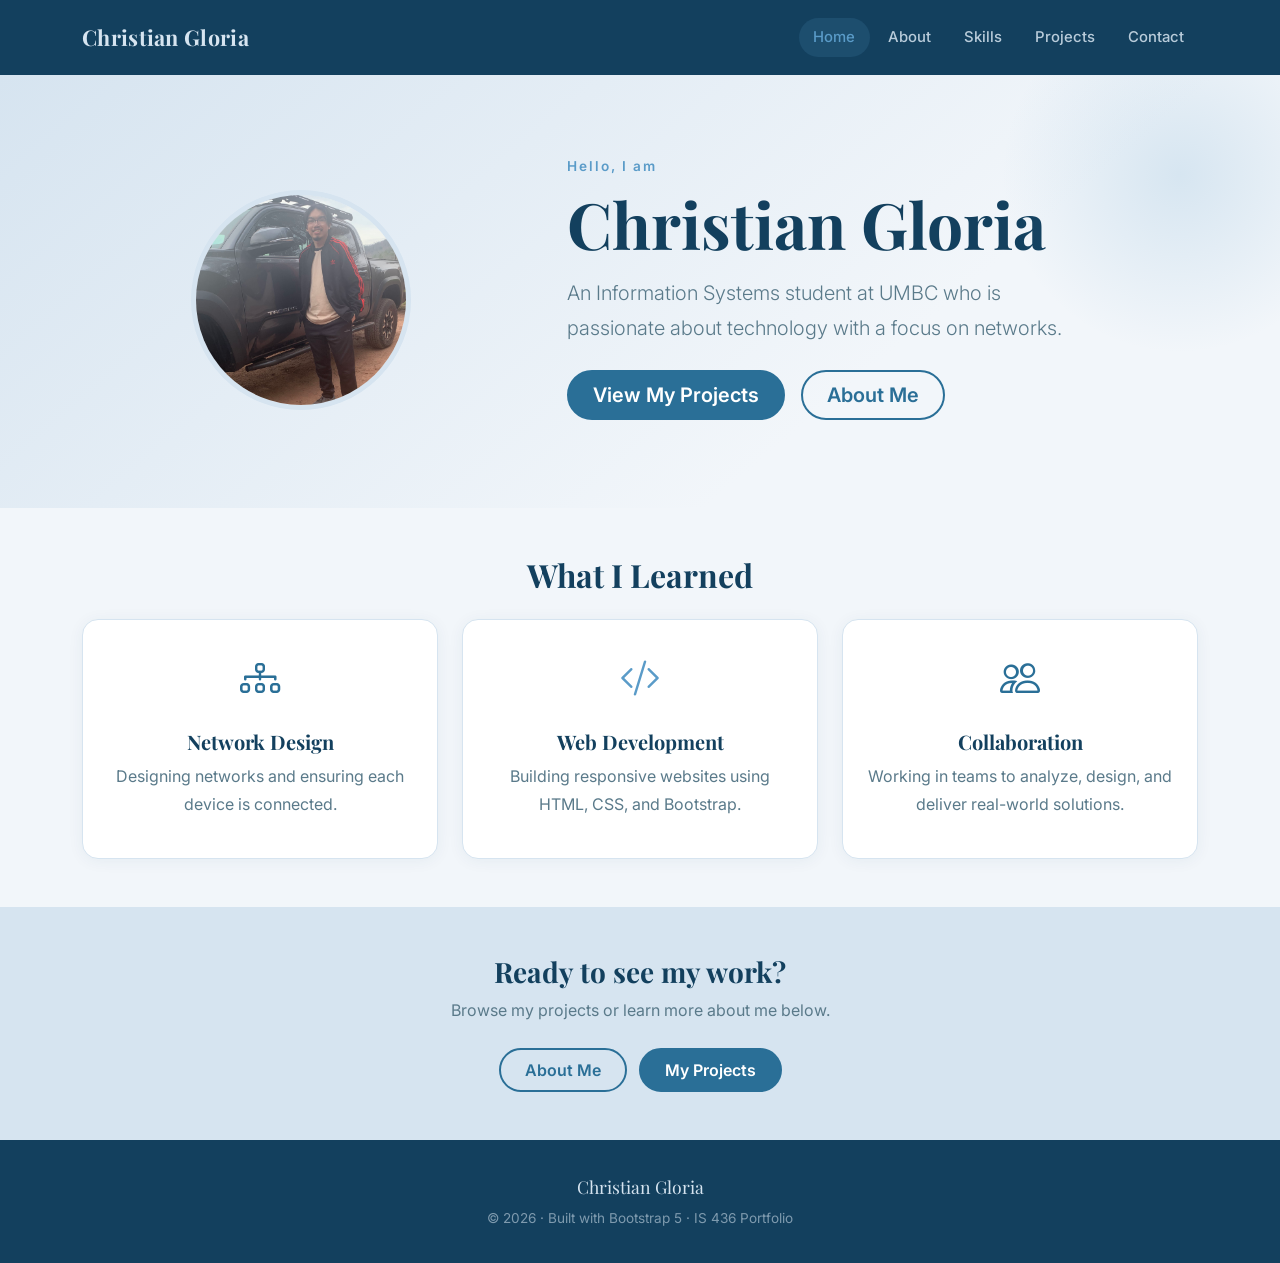
<file: index.html>
<!DOCTYPE html>
<html lang="en">
<head>
  <meta charset="UTF-8" />
  <meta name="viewport" content="width=device-width, initial-scale=1.0" />
  <title>Christian Gloria – Home</title>
  <link href="https://cdn.jsdelivr.net/npm/bootstrap@5.3.3/dist/css/bootstrap.min.css" rel="stylesheet" />
  <link href="https://cdn.jsdelivr.net/npm/bootstrap-icons@1.11.3/font/bootstrap-icons.min.css" rel="stylesheet" />
  <link href="style.css" rel="stylesheet" />
</head>
<body>

  <!-- Navigation -->
  <nav class="navbar navbar-expand-lg navbar-ocean">
    <div class="container">
      <a class="navbar-brand fw-bold" href="index.html">Christian Gloria</a>
      <button class="navbar-toggler" type="button" data-bs-toggle="collapse" data-bs-target="#navMenu">
        <i class="bi bi-list fs-3" style="color: var(--foam);"></i>
      </button>
      <div class="collapse navbar-collapse" id="navMenu">
        <ul class="navbar-nav ms-auto gap-1">
          <li class="nav-item"><a class="nav-link active" href="index.html">Home</a></li>
          <li class="nav-item"><a class="nav-link" href="about.html">About</a></li>
          <li class="nav-item"><a class="nav-link" href="skills.html">Skills</a></li>
          <li class="nav-item"><a class="nav-link" href="projects.html">Projects</a></li>
          <li class="nav-item"><a class="nav-link" href="contact.html">Contact</a></li>
        </ul>
      </div>
    </div>
  </nav>

  <!-- Hero Section -->
  <section class="hero-section">
    <div class="container">
      <div class="row align-items-center g-5">

        <!-- Image column -->
        <div class="col-lg-5 text-center d-none d-lg-block">
          <img src="IMG_6733.jpg" alt="Christian Gloria"
               class="rounded-circle"
               style="width:220px; height:220px; object-fit:cover; border:5px solid var(--foam);">
        </div>

        <!-- Text column -->
        <div class="col-lg-7">
          <p class="text-wave fw-semibold mb-2" style="letter-spacing:2px; font-size:0.85rem;">Hello, I am</p>
          <h1 class="display-3 fw-bold mb-3" style="line-height:1.15;">Christian Gloria</h1>
          <p class="lead text-mist-muted mb-4" style="max-width:520px;">
            An Information Systems student at UMBC who is passionate about technology with a focus on networks.
          </p>
          <div class="d-flex flex-wrap gap-3 mb-4">
            <a href="projects.html" class="btn btn-ocean btn-lg">View My Projects</a>
            <a href="about.html" class="btn btn-outline-ocean btn-lg">About Me</a>
          </div>
        </div>

      </div>
    </div>
  </section>

  <!-- Skills Summary -->
  <section class="py-5 bg-mist">
    <div class="container">
      <h2 class="text-center fw-bold mb-4">What I Learned</h2>
      <div class="row g-4 text-center">

        <div class="col-md-4">
          <div class="card-mist h-100 p-4">
            <i class="bi bi-diagram-3 fs-1 text-ocean"></i>
            <h5 class="fw-bold mt-3 text-deep">Network Design</h5>
            <p class="text-mist-muted">Designing networks and ensuring each device is connected.</p>
          </div>
        </div>

        <div class="col-md-4">
          <div class="card-mist h-100 p-4">
            <i class="bi bi-code-slash fs-1 text-wave"></i>
            <h5 class="fw-bold mt-3 text-deep">Web Development</h5>
            <p class="text-mist-muted">Building responsive websites using HTML, CSS, and Bootstrap.</p>
          </div>
        </div>

        <div class="col-md-4">
          <div class="card-mist h-100 p-4">
            <i class="bi bi-people fs-1 text-ocean"></i>
            <h5 class="fw-bold mt-3 text-deep">Collaboration</h5>
            <p class="text-mist-muted">Working in teams to analyze, design, and deliver real-world solutions.</p>
          </div>
        </div>

      </div>
    </div>
  </section>

  <!-- Call to Action -->
  <section class="py-5 bg-foam">
    <div class="container text-center">
      <h3 class="fw-bold text-deep">Ready to see my work?</h3>
      <p class="text-mist-muted mb-4">Browse my projects or learn more about me below.</p>
      <a href="about.html" class="btn btn-outline-ocean me-2">About Me</a>
      <a href="projects.html" class="btn btn-ocean">My Projects</a>
    </div>
  </section>

  <!-- Footer -->
  <footer class="text-center">
    <div class="container">
      <p class="mb-1" style="font-family:'Playfair Display', serif; font-size:1.1rem;">Christian Gloria</p>
      <p class="mb-0" style="opacity:0.55; font-size:0.85rem;">&copy; 2026 · Built with Bootstrap 5 · IS 436 Portfolio</p>
    </div>
  </footer>

  <script src="https://cdn.jsdelivr.net/npm/bootstrap@5.3.3/dist/js/bootstrap.bundle.min.js"></script>
</body>
</html>
</file>
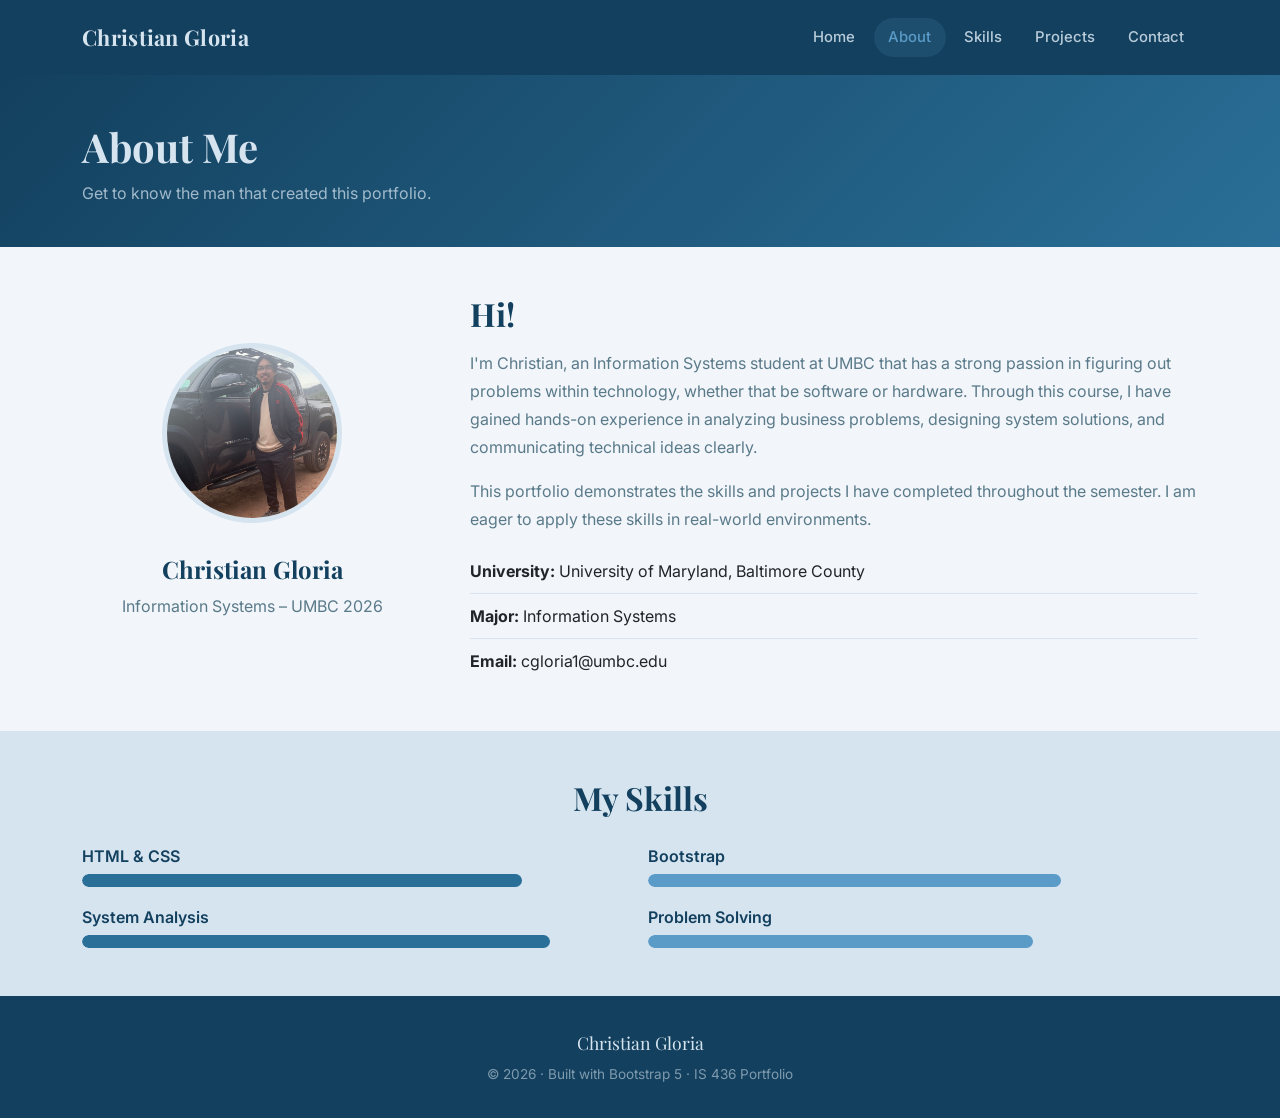
<file: about.html>
<!DOCTYPE html>
<html lang="en">
<head>
  <meta charset="UTF-8" />
  <meta name="viewport" content="width=device-width, initial-scale=1.0" />
  <title>Christian Gloria - About</title>
  <link href="https://cdn.jsdelivr.net/npm/bootstrap@5.3.3/dist/css/bootstrap.min.css" rel="stylesheet" />
  <link href="https://cdn.jsdelivr.net/npm/bootstrap-icons@1.11.3/font/bootstrap-icons.min.css" rel="stylesheet" />
  <link href="style.css" rel="stylesheet" />
</head>
<body>

  <!-- Navigation -->
  <nav class="navbar navbar-expand-lg navbar-ocean">
    <div class="container">
      <a class="navbar-brand fw-bold" href="index.html">Christian Gloria</a>
      <button class="navbar-toggler" type="button" data-bs-toggle="collapse" data-bs-target="#navMenu">
        <i class="bi bi-list fs-3" style="color: var(--foam);"></i>
      </button>
      <div class="collapse navbar-collapse" id="navMenu">
        <ul class="navbar-nav ms-auto gap-1">
          <li class="nav-item"><a class="nav-link" href="index.html">Home</a></li>
          <li class="nav-item"><a class="nav-link active" href="about.html">About</a></li>
          <li class="nav-item"><a class="nav-link" href="skills.html">Skills</a></li>
          <li class="nav-item"><a class="nav-link" href="projects.html">Projects</a></li>
          <li class="nav-item"><a class="nav-link" href="contact.html">Contact</a></li>
        </ul>
      </div>
    </div>
  </nav>

  <!-- Page Header -->
  <section class="page-header">
    <div class="container">
      <h1 class="fw-bold">About Me</h1>
      <p>Get to know the man that created this portfolio.</p>
    </div>
  </section>

  <!-- About Content -->
  <section class="py-5 bg-mist">
    <div class="container">
      <div class="row align-items-center g-5">

        <!-- Profile Photo -->
        <div class="col-md-4 text-center">
          <img src="IMG_6733.jpg" alt="Christian Gloria" class="rounded-circle mb-3"
               style="width:180px; height:180px; object-fit:cover; border:5px solid var(--foam);">
          <h4 class="mt-3 fw-bold text-deep">Christian Gloria</h4>
          <p class="text-mist-muted">Information Systems – UMBC 2026</p>
        </div>

        <!-- Bio -->
        <div class="col-md-8">
          <h2 class="fw-bold mb-3">Hi!</h2>
          <p class="text-mist-muted">
            I'm Christian, an Information Systems student at UMBC that has a strong passion in figuring out problems within technology, whether that be software or hardware. Through this course,
            I have gained hands-on experience in analyzing business problems, designing system solutions,
            and communicating technical ideas clearly.
          </p>
          <p class="text-mist-muted">
            This portfolio demonstrates the skills and projects I have completed throughout the semester.
            I am eager to apply these skills in real-world environments.
          </p>

          <!-- Info List -->
          <ul class="list-group list-group-flush mt-3 list-mist">
            <li class="list-group-item px-0"><strong>University:</strong> University of Maryland, Baltimore County</li>
            <li class="list-group-item px-0"><strong>Major:</strong> Information Systems</li>
            <li class="list-group-item px-0"><strong>Email:</strong> cgloria1@umbc.edu</li>
          </ul>
        </div>
      </div>
    </div>
  </section>

  <!-- Skills Section -->
  <section class="py-5 bg-foam">
    <div class="container">
      <h2 class="text-center fw-bold mb-4">My Skills</h2>
      <div class="row g-3">
        <div class="col-md-6">
          <p class="mb-1 fw-semibold text-deep">HTML & CSS</p>
          <div class="progress" style="height:13px;">
            <div class="progress-bar progress-bar-ocean rounded-pill" style="width:80%"></div>
          </div>
        </div>
        <div class="col-md-6">
          <p class="mb-1 fw-semibold text-deep">Bootstrap</p>
          <div class="progress" style="height:13px;">
            <div class="progress-bar progress-bar-wave rounded-pill" style="width:75%"></div>
          </div>
        </div>
        <div class="col-md-6">
          <p class="mb-1 fw-semibold text-deep">System Analysis</p>
          <div class="progress" style="height:13px;">
            <div class="progress-bar progress-bar-ocean rounded-pill" style="width:85%"></div>
          </div>
        </div>
        <div class="col-md-6">
          <p class="mb-1 fw-semibold text-deep">Problem Solving</p>
          <div class="progress" style="height:13px;">
            <div class="progress-bar progress-bar-wave rounded-pill" style="width:70%"></div>
          </div>
        </div>
      </div>
    </div>
  </section>

  <!-- Footer -->
  <footer class="text-center">
    <div class="container">
      <p class="mb-1" style="font-family:'Playfair Display', serif; font-size:1.1rem;">Christian Gloria</p>
      <p class="mb-0" style="opacity:0.55; font-size:0.85rem;">&copy; 2026 · Built with Bootstrap 5 · IS 436 Portfolio</p>
    </div>
  </footer>

  <script src="https://cdn.jsdelivr.net/npm/bootstrap@5.3.3/dist/js/bootstrap.bundle.min.js"></script>
</body>
</html>
</file>
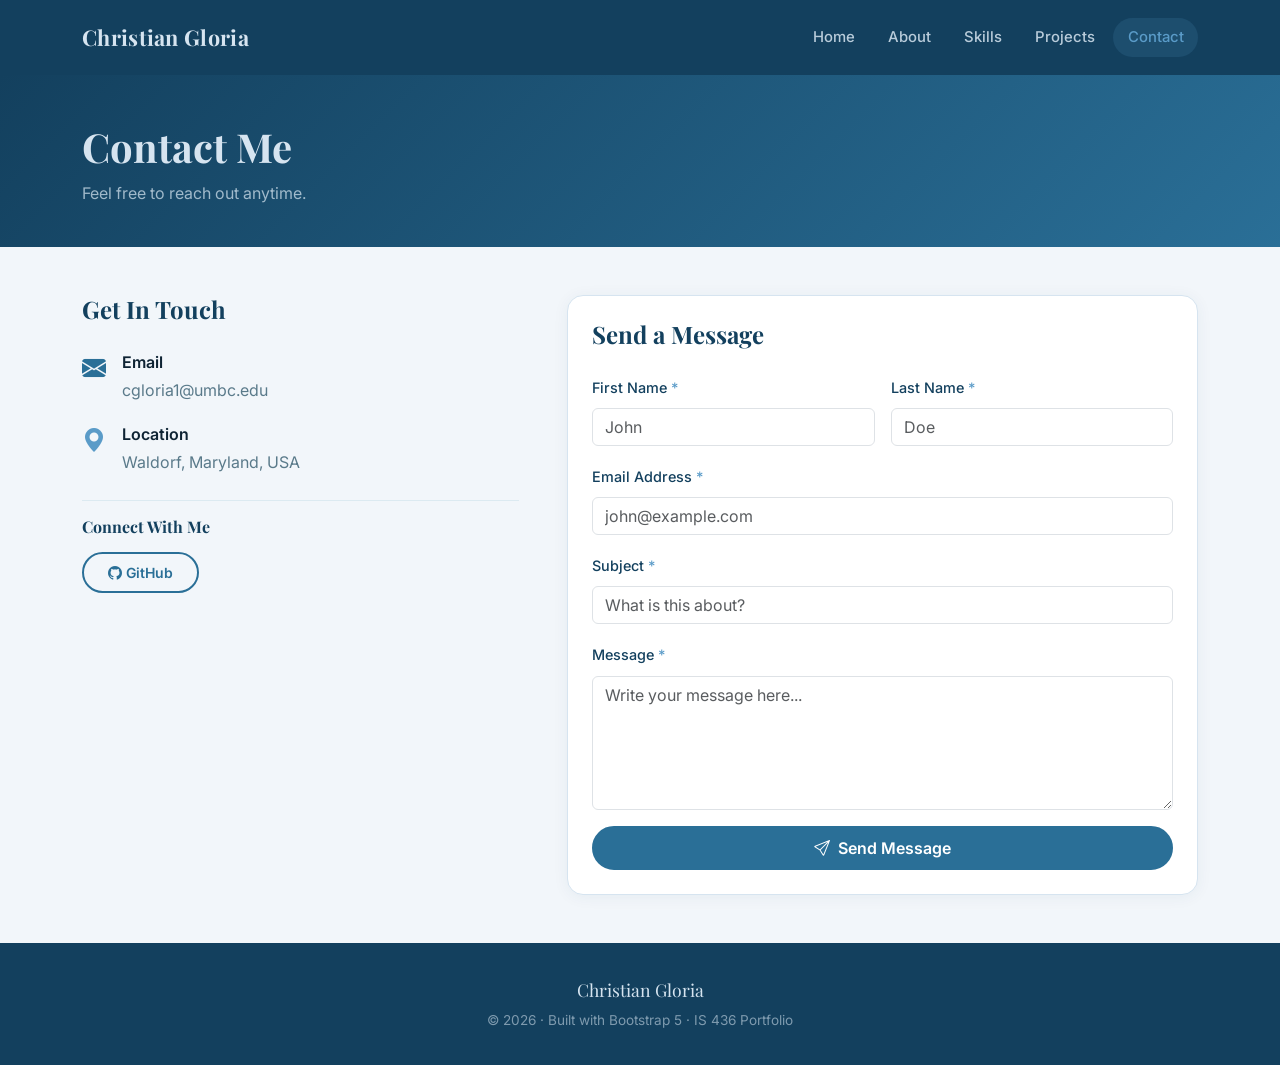
<file: contact.html>
<!DOCTYPE html>
<html lang="en">
<head>
  <meta charset="UTF-8" />
  <meta name="viewport" content="width=device-width, initial-scale=1.0" />
  <title>Christian Gloria – Contact</title>
  <link href="https://cdn.jsdelivr.net/npm/bootstrap@5.3.3/dist/css/bootstrap.min.css" rel="stylesheet" />
  <link href="https://cdn.jsdelivr.net/npm/bootstrap-icons@1.11.3/font/bootstrap-icons.min.css" rel="stylesheet" />
  <link href="style.css" rel="stylesheet" />
</head>
<body>

  <!-- Navigation -->
  <nav class="navbar navbar-expand-lg navbar-ocean">
    <div class="container">
      <a class="navbar-brand fw-bold" href="index.html">Christian Gloria</a>
      <button class="navbar-toggler" type="button" data-bs-toggle="collapse" data-bs-target="#navMenu">
        <i class="bi bi-list fs-3" style="color: var(--foam);"></i>
      </button>
      <div class="collapse navbar-collapse" id="navMenu">
        <ul class="navbar-nav ms-auto gap-1">
          <li class="nav-item"><a class="nav-link" href="index.html">Home</a></li>
          <li class="nav-item"><a class="nav-link" href="about.html">About</a></li>
          <li class="nav-item"><a class="nav-link" href="skills.html">Skills</a></li>
          <li class="nav-item"><a class="nav-link" href="projects.html">Projects</a></li>
          <li class="nav-item"><a class="nav-link active" href="contact.html">Contact</a></li>
        </ul>
      </div>
    </div>
  </nav>

  <!-- Page Header -->
  <section class="page-header">
    <div class="container">
      <h1 class="fw-bold">Contact Me</h1>
      <p>Feel free to reach out anytime.</p>
    </div>
  </section>

  <!-- Contact Section -->
  <section class="py-5 bg-mist">
    <div class="container">
      <div class="row g-5">

        <!-- Contact Info -->
        <div class="col-md-5">
          <h4 class="fw-bold mb-4">Get In Touch</h4>

          <div class="d-flex align-items-start mb-3">
            <i class="bi bi-envelope-fill text-ocean fs-4 me-3"></i>
            <div>
              <p class="fw-semibold mb-0">Email</p>
              <p class="text-mist-muted mb-0">cgloria1@umbc.edu</p>
            </div>
          </div>

          <div class="d-flex align-items-start mb-4">
            <i class="bi bi-geo-alt-fill text-wave fs-4 me-3"></i>
            <div>
              <p class="fw-semibold mb-0">Location</p>
              <p class="text-mist-muted mb-0">Waldorf, Maryland, USA</p>
            </div>
          </div>

          <hr style="border-color: var(--border-cool);" />

          <!-- Social Links -->
          <h6 class="fw-bold mb-3">Connect With Me</h6>
          <div class="d-flex gap-3">
            <a href="https://github.com/cgloria-1" class="btn btn-outline-ocean btn-sm">
              <i class="bi bi-github me-1"></i>GitHub
            </a>
          </div>
        </div>

        <!-- Contact Form Card -->
        <div class="col-md-7">

          <!-- Success Alert -->
          <div id="successAlert" class="alert alert-success alert-dismissible fade d-none" role="alert">
            <i class="bi bi-check-circle-fill me-2"></i>
            <strong>Message sent!</strong> Thanks for reaching out — I'll get back to you soon.
            <button type="button" class="btn-close" data-bs-dismiss="alert"></button>
          </div>

          <div class="card-mist p-4">
            <h4 class="fw-bold mb-4">Send a Message</h4>
            <form id="contactForm" novalidate>
              <div class="row g-3">

                <div class="col-sm-6">
                  <label class="form-label">First Name <span class="text-wave">*</span></label>
                  <input type="text" class="form-control" id="firstName" placeholder="John" required />
                  <div class="invalid-feedback">Please enter your first name.</div>
                </div>

                <div class="col-sm-6">
                  <label class="form-label">Last Name <span class="text-wave">*</span></label>
                  <input type="text" class="form-control" id="lastName" placeholder="Doe" required />
                  <div class="invalid-feedback">Please enter your last name.</div>
                </div>

                <div class="col-12">
                  <label class="form-label">Email Address <span class="text-wave">*</span></label>
                  <input type="email" class="form-control" id="email" placeholder="john@example.com" required />
                  <div class="invalid-feedback">Please enter a valid email address.</div>
                </div>

                <div class="col-12">
                  <label class="form-label">Subject <span class="text-wave">*</span></label>
                  <input type="text" class="form-control" id="subject" placeholder="What is this about?" required />
                  <div class="invalid-feedback">Please enter a subject.</div>
                </div>

                <div class="col-12">
                  <label class="form-label">Message <span class="text-wave">*</span></label>
                  <textarea class="form-control" id="message" rows="5" placeholder="Write your message here..." required></textarea>
                  <div class="invalid-feedback">Please write a message before sending.</div>
                </div>

                <div class="col-12">
                  <button type="submit" class="btn btn-ocean w-100">
                    <i class="bi bi-send me-2"></i>Send Message
                  </button>
                </div>

              </div>
            </form>
          </div>
        </div>

      </div>
    </div>
  </section>

  <!-- Footer -->
  <footer class="text-center">
    <div class="container">
      <p class="mb-1" style="font-family:'Playfair Display', serif; font-size:1.1rem;">Christian Gloria</p>
      <p class="mb-0" style="opacity:0.55; font-size:0.85rem;">&copy; 2026 · Built with Bootstrap 5 · IS 436 Portfolio</p>
    </div>
  </footer>

  <script src="https://cdn.jsdelivr.net/npm/bootstrap@5.3.3/dist/js/bootstrap.bundle.min.js"></script>
  <script>
    const form = document.getElementById('contactForm');
    const successAlert = document.getElementById('successAlert');

    form.addEventListener('submit', function (e) {
      e.preventDefault();
      form.classList.add('was-validated');

      if (form.checkValidity()) {
        successAlert.classList.remove('d-none');
        successAlert.classList.add('show');
        successAlert.scrollIntoView({ behavior: 'smooth', block: 'center' });
        form.reset();
        form.classList.remove('was-validated');
      }
    });
  </script>
</body>
</html>
</file>
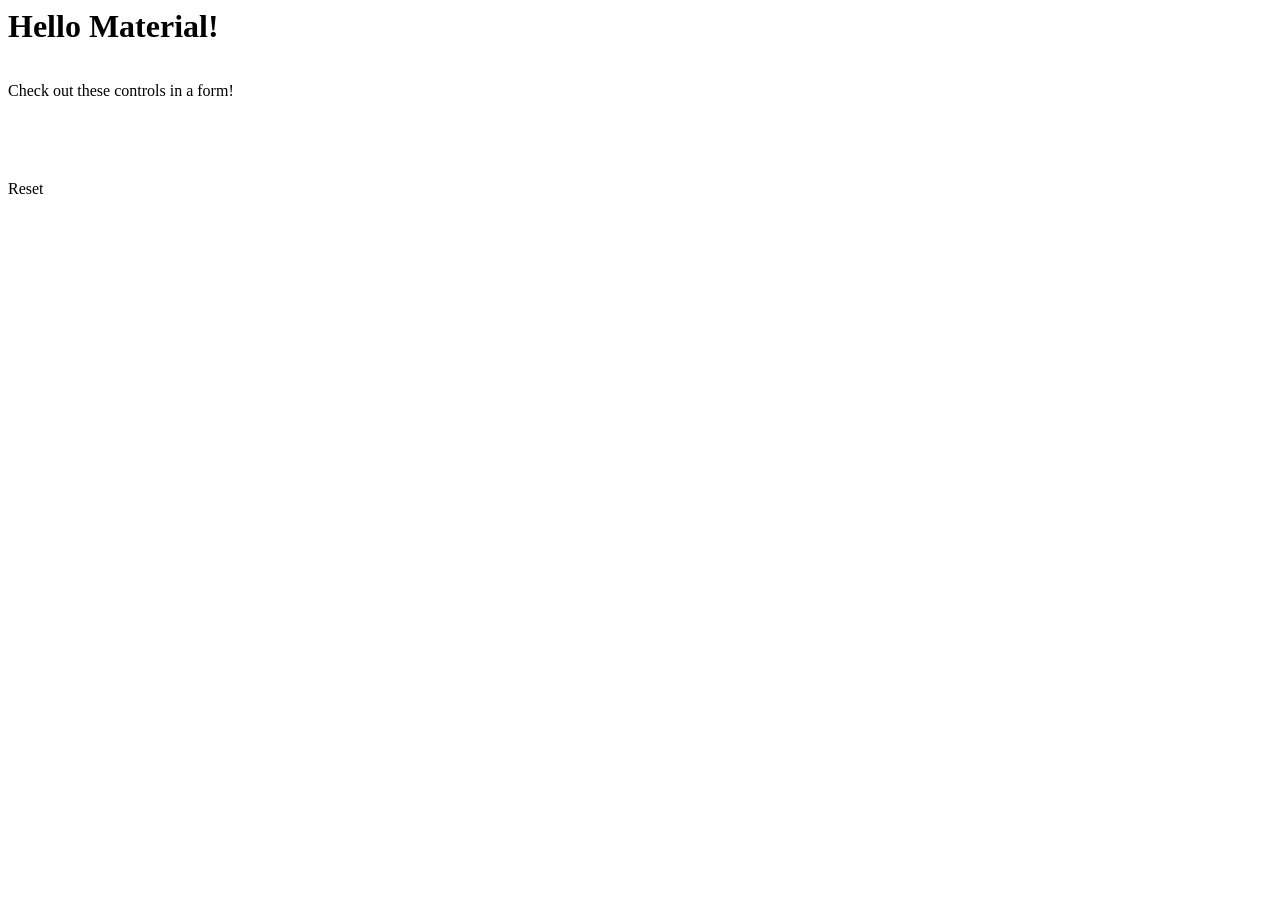
<file: mdesign.html>
<head>
  <link href="https://fonts.googleapis.com/css2?family=Roboto:wght@400;500;700&display=swap" rel="stylesheet">
  <script type="importmap">
    {
      "imports": {
        "@material/web/": "https://esm.run/@material/web/"
      }
    }
  </script>
  <script type="module">
    import '@material/web/all.js';
    import {styles as typescaleStyles} from '@material/web/typography/md-typescale-styles.js';

    document.adoptedStyleSheets.push(typescaleStyles.styleSheet);
  </script>
</head>
<body>
  <h1 class="md-typescale-display-medium">Hello Material!</h1>
  <form>
    <p class="md-typescale-body-medium">Check out these controls in a form!</p>
    <md-checkbox></md-checkbox>
    <div>
      <md-radio name="group"></md-radio>
      <md-radio name="group"></md-radio>
      <md-radio name="group"></md-radio>
    </div>

    <md-outlined-text-field label="Favorite color" value="Purple"></md-outlined-text-field>

    <md-outlined-button type="reset">Reset</md-outlined-button>
  </form>
  <style>
    form {
      display: flex;
      flex-direction: column;
      align-items: flex-start;
      gap: 16px;
    }
  </style>
</body>
</file>
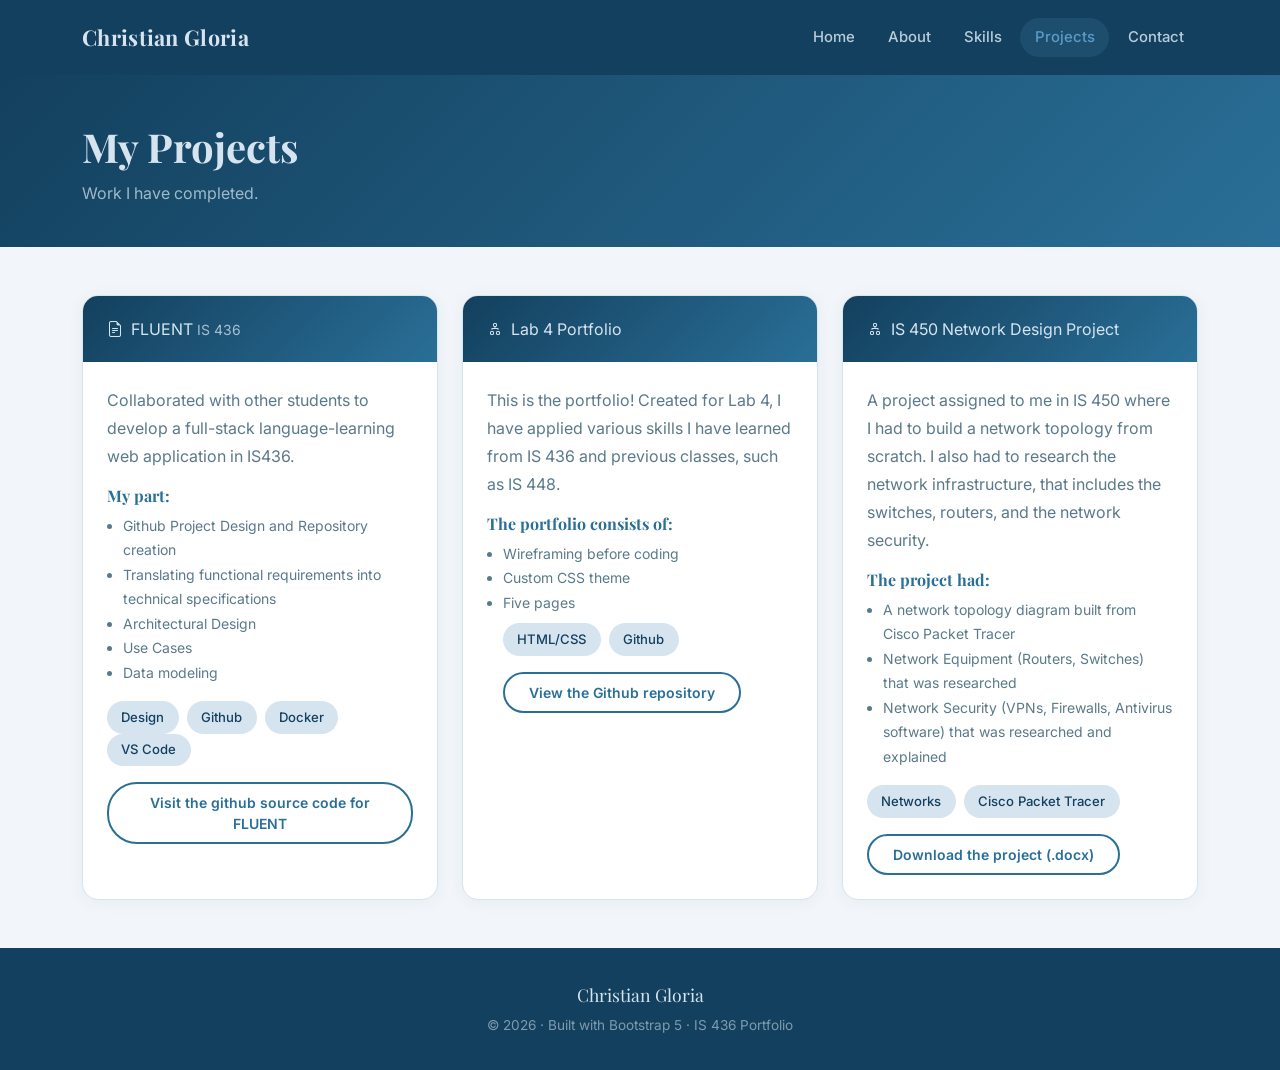
<file: projects.html>
<!DOCTYPE html>
<html lang="en">
<head>
  <meta charset="UTF-8" />
  <meta name="viewport" content="width=device-width, initial-scale=1.0" />
  <title>My Portfolio – Projects</title>
  <link href="https://cdn.jsdelivr.net/npm/bootstrap@5.3.3/dist/css/bootstrap.min.css" rel="stylesheet" />
  <link href="https://cdn.jsdelivr.net/npm/bootstrap-icons@1.11.3/font/bootstrap-icons.min.css" rel="stylesheet" />
  <link href="style.css" rel="stylesheet" />
</head>
<body>

  <!-- Navigation -->
  <nav class="navbar navbar-expand-lg navbar-ocean">
    <div class="container">
      <a class="navbar-brand fw-bold" href="index.html">Christian Gloria</a>
      <button class="navbar-toggler" type="button" data-bs-toggle="collapse" data-bs-target="#navMenu">
        <i class="bi bi-list fs-3" style="color: var(--foam);"></i>
      </button>
      <div class="collapse navbar-collapse" id="navMenu">
        <ul class="navbar-nav ms-auto gap-1">
          <li class="nav-item"><a class="nav-link" href="index.html">Home</a></li>
          <li class="nav-item"><a class="nav-link" href="about.html">About</a></li>
          <li class="nav-item"><a class="nav-link" href="skills.html">Skills</a></li>
          <li class="nav-item"><a class="nav-link active" href="projects.html">Projects</a></li>
          <li class="nav-item"><a class="nav-link" href="contact.html">Contact</a></li>
        </ul>
      </div>
    </div>
  </nav>

  <!-- Page Header -->
  <section class="page-header">
    <div class="container">
      <h1 class="fw-bold">My Projects</h1>
      <p>Work I have completed.</p>
    </div>
  </section>

  <!-- Projects Grid -->
  <section class="py-5 bg-mist">
    <div class="container">
      <div class="row g-4">

        <!-- Project 1 -->
        <div class="col-md-6 col-lg-4">
          <div class="card-mist h-100">
            <div class="card-header-deep">
              <i class="bi bi-file-earmark-text me-2"></i>FLUENT
              <small>IS 436</small>
            </div>
            <div class="p-4">
              <p class="text-mist-muted">
                Collaborated with other students to develop a full-stack language-learning web application in IS436.
              </p>
              <h6 class="text-ocean fw-bold mt-3 mb-2">My part:</h6>
              <ul class="text-mist-muted small ps-3 mb-3">
                <li>Github Project Design and Repository creation</li>
                <li>Translating functional requirements into technical specifications</li>
                <li>Architectural Design</li>
                <li>Use Cases</li>
                <li>Data modeling</li>
              </ul>
              <div class="mt-2 mb-3">
                <span class="skill-tag me-1">Design</span>
                <span class="skill-tag me-1">Github</span>
                <span class="skill-tag me-1">Docker</span>
                <span class="skill-tag me-1">VS Code</span>
              </div>
              <a href="https://github.com/pahal04/FLUENT" class="btn btn-outline-ocean btn-sm">Visit the github source code for FLUENT</a>
            </div>
          </div>
        </div>

        <!-- Project 2 -->
        <div class="col-md-6 col-lg-4">
          <div class="card-mist h-100">
            <div class="card-header-deep">
              <i class="bi bi-diagram-2 me-2"></i>Lab 4 Portfolio
            </div>
            <div class="p-4">
              <p class="text-mist-muted">
                This is the portfolio! Created for Lab 4, I have applied various skills I have learned from IS 436 and previous classes, such as IS 448.
              </p>
              <h6 class="text-ocean fw-bold mt-3 mb-2">The portfolio consists of: </h6>
              <ul class="text-mist-muted small ps-3 mb-3">
                <li>Wireframing before coding</li>
                <li>Custom CSS theme</li>
                <li>Five pages</li>
              <div class="mt-2 mb-3">
                <span class="skill-tag me-1">HTML/CSS</span>
                <span class="skill-tag me-1">Github</span>
              </div>
              <a href="https://github.com/cgloria-1/is436-portfolio" class="btn btn-outline-ocean btn-sm">View the Github repository</a>
            </div>
          </div>
        </div>

        <!-- Project 3 -->
        <div class="col-md-6 col-lg-4">
          <div class="card-mist h-100">
            <div class="card-header-deep">
              <i class="bi bi-diagram-2 me-2"></i>IS 450 Network Design Project
            </div>
            <div class="p-4">
              <p class="text-mist-muted">
                A project assigned to me in IS 450 where I had to build a network topology from scratch. I also had to research the network infrastructure, that includes the switches, routers, and the network security.
              </p>
              <h6 class="text-ocean fw-bold mt-3 mb-2">The project had: </h6>
              <ul class="text-mist-muted small ps-3 mb-3">
                <li>A network topology diagram built from Cisco Packet Tracer</li>
                <li>Network Equipment (Routers, Switches) that was researched</li>
                <li>Network Security (VPNs, Firewalls, Antivirus software) that was researched and explained</li>
              </ul>
                <div class="mt-2 mb-3">
                <span class="skill-tag me-1">Networks</span>
                <span class="skill-tag me-1">Cisco Packet Tracer</span>
              </div>
              <a href="Final Project Network Design IS450.docx" class="btn btn-outline-ocean btn-sm">Download the project (.docx)</a>
            </div>
          </div>
        </div>
      </div>
    </div>
  </section>

  <!-- Footer -->
  <footer class="text-center">
    <div class="container">
      <p class="mb-1" style="font-family:'Playfair Display', serif; font-size:1.1rem;">Christian Gloria</p>
      <p class="mb-0" style="opacity:0.55; font-size:0.85rem;">&copy; 2026 · Built with Bootstrap 5 · IS 436 Portfolio</p>
    </div>
  </footer>

  <script src="https://cdn.jsdelivr.net/npm/bootstrap@5.3.3/dist/js/bootstrap.bundle.min.js"></script>

</body>
</html>
</file>
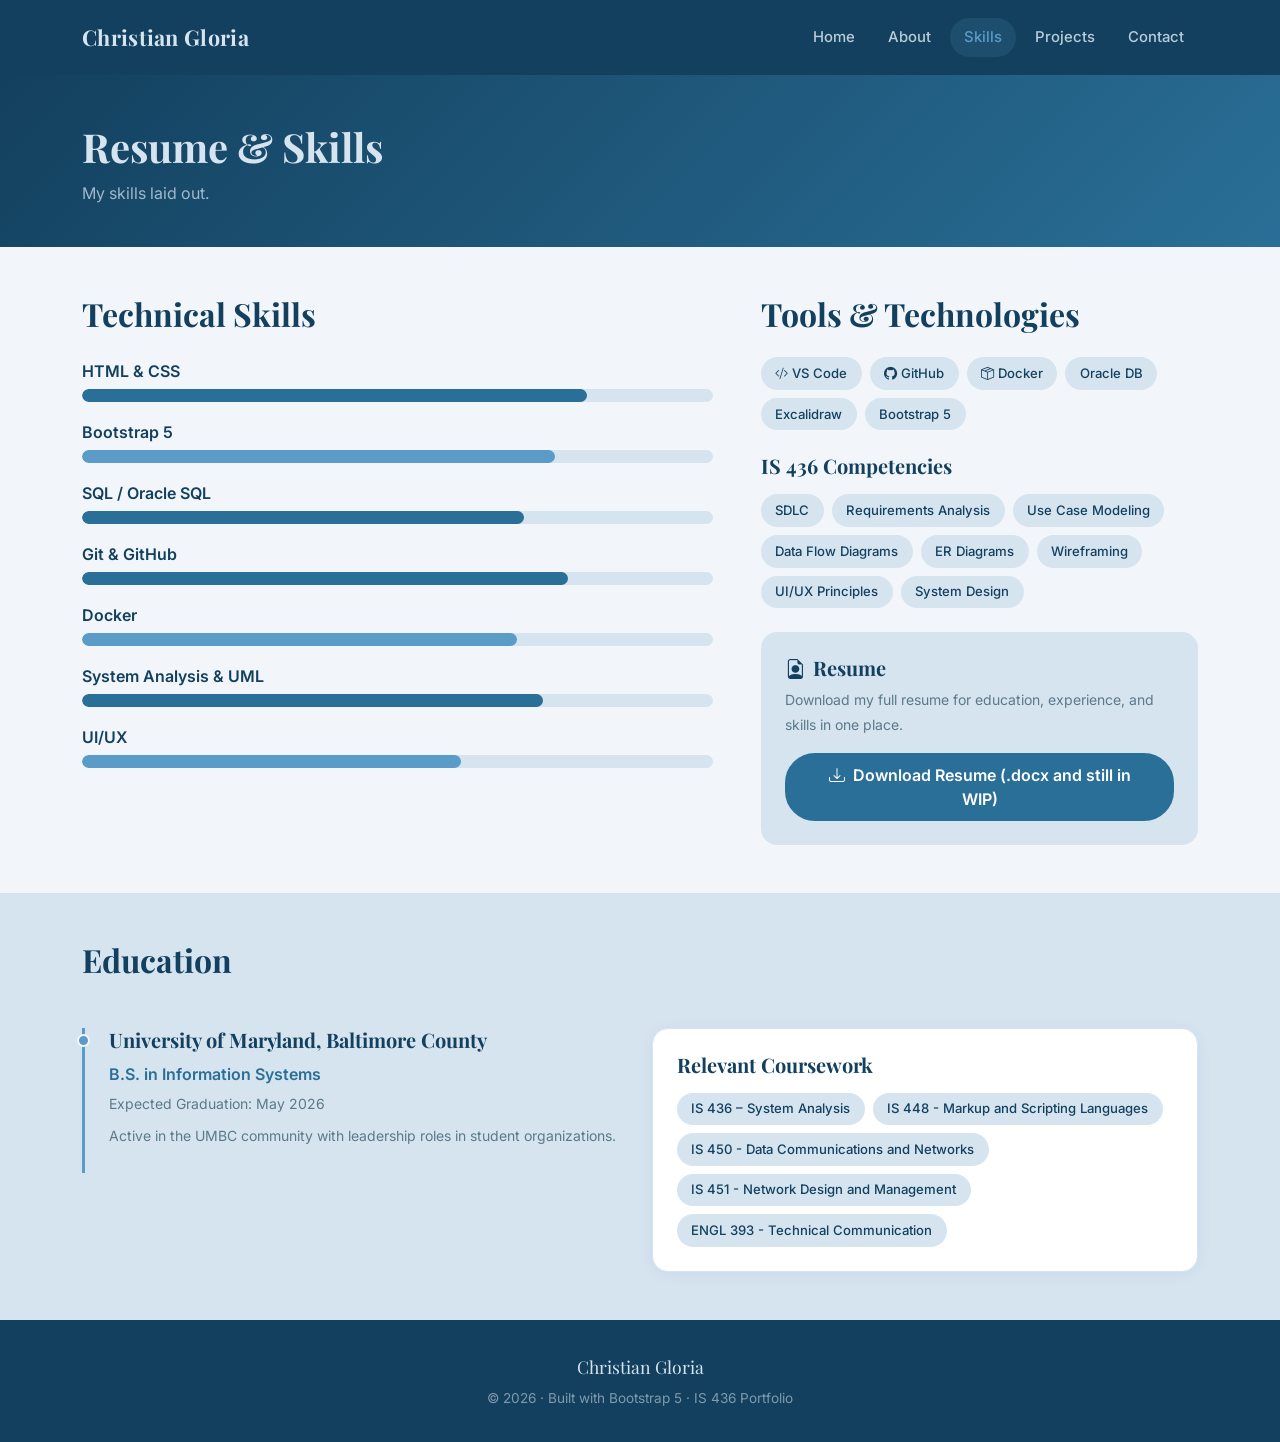
<file: skills.html>
<!DOCTYPE html>
<html lang="en">
<head>
  <meta charset="UTF-8" />
  <meta name="viewport" content="width=device-width, initial-scale=1.0" />
  <title>Resume & Skills</title>
  <link href="https://cdn.jsdelivr.net/npm/bootstrap@5.3.3/dist/css/bootstrap.min.css" rel="stylesheet" />
  <link href="https://cdn.jsdelivr.net/npm/bootstrap-icons@1.11.3/font/bootstrap-icons.min.css" rel="stylesheet" />
  <link href="style.css" rel="stylesheet" />
</head>
<body>

  <!-- Navigation -->
  <nav class="navbar navbar-expand-lg navbar-ocean">
    <div class="container">
      <a class="navbar-brand fw-bold" href="index.html">Christian Gloria</a>
      <button class="navbar-toggler" type="button"
              data-bs-toggle="collapse" data-bs-target="#navMenu"
              aria-controls="navMenu" aria-expanded="false" aria-label="Toggle navigation">
        <i class="bi bi-list fs-3" style="color: var(--foam);"></i>
      </button>
      <div class="collapse navbar-collapse" id="navMenu">
        <ul class="navbar-nav ms-auto gap-1">
          <li class="nav-item"><a class="nav-link" href="index.html">Home</a></li>
          <li class="nav-item"><a class="nav-link" href="about.html">About</a></li>
          <li class="nav-item"><a class="nav-link active" href="skills.html">Skills</a></li>
          <li class="nav-item"><a class="nav-link" href="projects.html">Projects</a></li>
          <li class="nav-item"><a class="nav-link" href="contact.html">Contact</a></li>
        </ul>
      </div>
    </div>
  </nav>

  <!-- Page Header -->
  <section class="page-header">
    <div class="container">
      <h1 class="fw-bold">Resume & Skills</h1>
      <p>My skills laid out.</p>
    </div>
  </section>

  <!-- Skills -->
  <section class="py-5 bg-mist">
    <div class="container">
      <div class="row g-5">

        <!-- Skill bars -->
        <div class="col-md-7">
          <h2 class="fw-bold mb-4">Technical Skills</h2>

          <p class="mb-1 fw-semibold text-deep">HTML & CSS</p>
          <div class="progress mb-3" style="height:13px;">
            <div class="progress-bar progress-bar-ocean rounded-pill" style="width:80%"></div>
          </div>

          <p class="mb-1 fw-semibold text-deep">Bootstrap 5</p>
          <div class="progress mb-3" style="height:13px;">
            <div class="progress-bar progress-bar-wave rounded-pill" style="width:75%"></div>
          </div>

          <p class="mb-1 fw-semibold text-deep">SQL / Oracle SQL</p>
          <div class="progress mb-3" style="height:13px;">
            <div class="progress-bar progress-bar-ocean rounded-pill" style="width:70%"></div>
          </div>

          <p class="mb-1 fw-semibold text-deep">Git & GitHub</p>
          <div class="progress mb-3" style="height:13px;">
            <div class="progress-bar progress-bar-ocean rounded-pill" style="width:77%"></div>
          </div>

          <p class="mb-1 fw-semibold text-deep">Docker</p>
          <div class="progress mb-3" style="height:13px;">
            <div class="progress-bar progress-bar-wave rounded-pill" style="width:69%"></div>
          </div>

          <p class="mb-1 fw-semibold text-deep">System Analysis & UML</p>
          <div class="progress mb-3" style="height:13px;">
            <div class="progress-bar progress-bar-ocean rounded-pill" style="width:73%"></div>
          </div>

          <p class="mb-1 fw-semibold text-deep">UI/UX</p>
          <div class="progress mb-3" style="height:13px;">
            <div class="progress-bar progress-bar-wave rounded-pill" style="width:60%"></div>
          </div>
        </div>

        <!-- Tools + Resume download -->
        <div class="col-md-5">
          <h2 class="fw-bold mb-4">Tools & Technologies</h2>
          <div class="d-flex flex-wrap gap-2 mb-4">
            <span class="skill-tag"><i class="bi bi-code-slash me-1"></i>VS Code</span>
            <span class="skill-tag"><i class="bi bi-github me-1"></i>GitHub</span>
            <span class="skill-tag"><i class="bi bi-box-seam me-1"></i>Docker</span>
            <span class="skill-tag">Oracle DB</span>
            <span class="skill-tag">Excalidraw</span>
            <span class="skill-tag">Bootstrap 5</span>
          </div>

          <h5 class="fw-bold mb-3">IS 436 Competencies</h5>
          <div class="d-flex flex-wrap gap-2 mb-4">
            <span class="skill-tag">SDLC</span>
            <span class="skill-tag">Requirements Analysis</span>
            <span class="skill-tag">Use Case Modeling</span>
            <span class="skill-tag">Data Flow Diagrams</span>
            <span class="skill-tag">ER Diagrams</span>
            <span class="skill-tag">Wireframing</span>
            <span class="skill-tag">UI/UX Principles</span>
            <span class="skill-tag">System Design</span>
          </div>

          <div class="p-4 rounded-4" style="background: var(--foam);">
            <h5 class="fw-bold text-deep mb-2">
              <i class="bi bi-file-earmark-person me-2"></i>Resume
            </h5>
            <p class="text-mist-muted small mb-3">
              Download my full resume for education, experience, and skills in one place.
            </p>
            <a href="Christian Gloria resume 2.0.docx" class="btn btn-ocean w-100">
              <i class="bi bi-download me-2"></i>Download Resume (.docx and still in WIP)
            </a>
          </div>
        </div>
      </div>
    </div>
  </section>

  <!-- Education -->
  <section class="py-5 bg-foam">
    <div class="container">
      <h2 class="fw-bold mb-5">Education</h2>
      <div class="row g-4">
        <div class="col-md-6">
          <div class="timeline-item">
            <h5 class="fw-bold text-deep">University of Maryland, Baltimore County</h5>
            <p class="text-ocean fw-semibold mb-1">B.S. in Information Systems</p>
            <p class="text-mist-muted small mb-2">Expected Graduation: May 2026</p>
            <p class="text-mist-muted small">
              Active in the UMBC community with leadership roles in student organizations.
            </p>
          </div>
        </div>
        <div class="col-md-6">
          <div class="card-mist p-4">
            <h5 class="fw-bold text-deep mb-3">Relevant Coursework</h5>
            <div class="d-flex flex-wrap gap-2">
              <span class="skill-tag">IS 436 – System Analysis</span>
              <span class="skill-tag">IS 448 - Markup and Scripting Languages</span>
              <span class="skill-tag">IS 450 - Data Communications and Networks</span>
              <span class="skill-tag">IS 451 - Network Design and Management</span>
              <span class="skill-tag">ENGL 393 - Technical Communication</span>
            </div>
          </div>
        </div>
      </div>
    </div>
  </section>

  <!-- Footer -->
  <footer class="text-center">
    <div class="container">
      <p class="mb-1" style="font-family:'Playfair Display', serif; font-size:1.1rem;">Christian Gloria</p>
      <p class="mb-0" style="opacity:0.55; font-size:0.85rem;">&copy; 2026 · Built with Bootstrap 5 · IS 436 Portfolio</p>
    </div>
  </footer>

  <script src="https://cdn.jsdelivr.net/npm/bootstrap@5.3.3/dist/js/bootstrap.bundle.min.js"></script>
</body>
</html>
</file>
<file: style.css>
@import url('https://fonts.googleapis.com/css2?family=Playfair+Display:wght@400;600;700&family=Inter:wght@300;400;500;600&display=swap');

:root {
  --mist:        #F2F6FA;
  --foam:        #D6E4F0;
  --wave:        #5A9BC8;
  --ocean:       #2A6F97;
  --deep:        #13405E;
  --text-dark:   #0E2333;
  --text-muted:  #5A7A8A;
  --border-cool: #96C4D4;
}

/* ── Base ── */
body {
  background-color: var(--mist);
  color: var(--text-dark);
  font-family: 'Inter', sans-serif;
  line-height: 1.75;
}
h1, h2, h3, h4, h5, h6 {
  font-family: 'Playfair Display', serif;
  color: var(--deep);
}
a { transition: color 0.2s; }

/* ── Navbar ── */
.navbar-ocean {
  background-color: var(--deep);
  padding: 0.85rem 0;
}
.navbar-ocean .navbar-brand {
  color: var(--foam) !important;
  font-family: 'Playfair Display', serif;
  font-size: 1.35rem;
  letter-spacing: 0.3px;
}
.navbar-ocean .nav-link {
  color: rgba(214, 228, 240, 0.85) !important;
  font-weight: 500;
  font-size: 0.93rem;
  padding: 0.38rem 0.9rem !important;
  border-radius: 20px;
  transition: all 0.2s;
}
.navbar-ocean .nav-link:hover,
.navbar-ocean .nav-link.active {
  color: var(--wave) !important;
  background-color: rgba(90, 155, 200, 0.15);
}
.navbar-ocean .navbar-toggler {
  border: none;
  box-shadow: none;
}

/* ── Buttons ── */
.btn-ocean {
  background-color: var(--ocean);
  border: 2px solid var(--ocean);
  color: #fff;
  border-radius: 30px;
  padding: 0.5rem 1.5rem;
  font-weight: 600;
}
.btn-ocean:hover, .btn-ocean:focus {
  background-color: var(--deep);
  border-color: var(--deep);
  color: #fff;
}
.btn-outline-ocean {
  background: transparent;
  border: 2px solid var(--ocean);
  color: var(--ocean);
  border-radius: 30px;
  padding: 0.5rem 1.5rem;
  font-weight: 600;
}
.btn-outline-ocean:hover, .btn-outline-ocean:focus {
  background-color: var(--ocean);
  border-color: var(--ocean);
  color: #fff;
}

/* ── Hero ── */
.hero-section {
  background: linear-gradient(140deg, var(--foam) 0%, var(--mist) 68%);
  padding: 5rem 0 4rem;
  position: relative;
  overflow: hidden;
}
.hero-section::after {
  content: '';
  position: absolute;
  right: -80px;
  top: -80px;
  width: 360px;
  height: 360px;
  background: radial-gradient(circle, rgba(90,155,200,0.18) 0%, transparent 70%);
  border-radius: 50%;
  pointer-events: none;
}

/* ── Page Header ── */
.page-header {
  background: linear-gradient(135deg, var(--deep), var(--ocean));
  padding: 3rem 0 2.5rem;
}
.page-header h1 {
  color: var(--foam);
  font-family: 'Playfair Display', serif;
}
.page-header p {
  color: rgba(214, 228, 240, 0.72);
  font-family: 'Inter', sans-serif;
  margin-bottom: 0;
}

/* ── Cards ── */
.card-mist {
  background: #fff;
  border: 1px solid var(--foam);
  border-radius: 16px;
  box-shadow: 0 2px 16px rgba(19, 64, 94, 0.06);
  transition: transform 0.2s ease, box-shadow 0.2s ease;
}
.card-mist:hover {
  transform: translateY(-4px);
  box-shadow: 0 10px 32px rgba(19, 64, 94, 0.11);
}
.card-header-deep {
  background: linear-gradient(135deg, var(--deep), var(--ocean));
  color: var(--foam);
  border-radius: 15px 15px 0 0 !important;
  padding: 1.2rem 1.5rem;
}
.card-header-deep small { opacity: 0.75; }

/* ── Section backgrounds ── */
.bg-mist  { background-color: var(--mist); }
.bg-foam  { background-color: var(--foam); }
.bg-deep  { background-color: var(--deep); }

/* ── Text helpers ── */
.text-ocean      { color: var(--ocean); }
.text-wave       { color: var(--wave); }
.text-deep       { color: var(--deep); }
.text-mist-muted { color: var(--text-muted); }

/* ── Icon circles ── */
.icon-circle {
  width: 56px;
  height: 56px;
  border-radius: 50%;
  background: var(--foam);
  display: flex;
  align-items: center;
  justify-content: center;
  font-size: 1.4rem;
  color: var(--ocean);
  flex-shrink: 0;
}

/* ── Skill tags ── */
.skill-tag {
  display: inline-block;
  background: var(--foam);
  color: var(--deep);
  border-radius: 20px;
  padding: 0.3rem 0.9rem;
  font-size: 0.82rem;
  font-weight: 500;
}

/* ── Progress bars ── */
.progress {
  background-color: var(--foam);
  border-radius: 20px;
}
.progress-bar-ocean { background-color: var(--ocean) !important; }
.progress-bar-wave  { background-color: var(--wave)  !important; }

/* ── Profile circle ── */
.profile-circle {
  border-radius: 50%;
  background: linear-gradient(135deg, var(--wave), var(--ocean));
  display: inline-flex;
  align-items: center;
  justify-content: center;
  border: 5px solid var(--foam);
}

/* ── Timeline ── */
.timeline-item {
  border-left: 3px solid var(--wave);
  padding-left: 1.5rem;
  padding-bottom: 0.5rem;
  position: relative;
}
.timeline-item::before {
  content: '';
  position: absolute;
  left: -8px;
  top: 6px;
  width: 13px;
  height: 13px;
  background: var(--wave);
  border-radius: 50%;
  border: 2px solid var(--mist);
}

/* ── Form ── */
.form-control:focus,
.form-select:focus {
  border-color: var(--wave);
  box-shadow: 0 0 0 0.2rem rgba(90, 155, 200, 0.22);
}
.form-label {
  color: var(--deep);
  font-weight: 500;
  font-size: 0.9rem;
}

/* ── Footer ── */
footer {
  background-color: var(--deep);
  color: var(--foam);
  padding: 2rem 0;
}
footer a {
  color: var(--wave);
  text-decoration: none;
}
footer a:hover { color: var(--foam); }

/* ── List group overrides ── */
.list-mist .list-group-item {
  background: transparent;
  border-color: var(--foam) !important;
  padding-left: 0;
  padding-right: 0;
}
</file>
